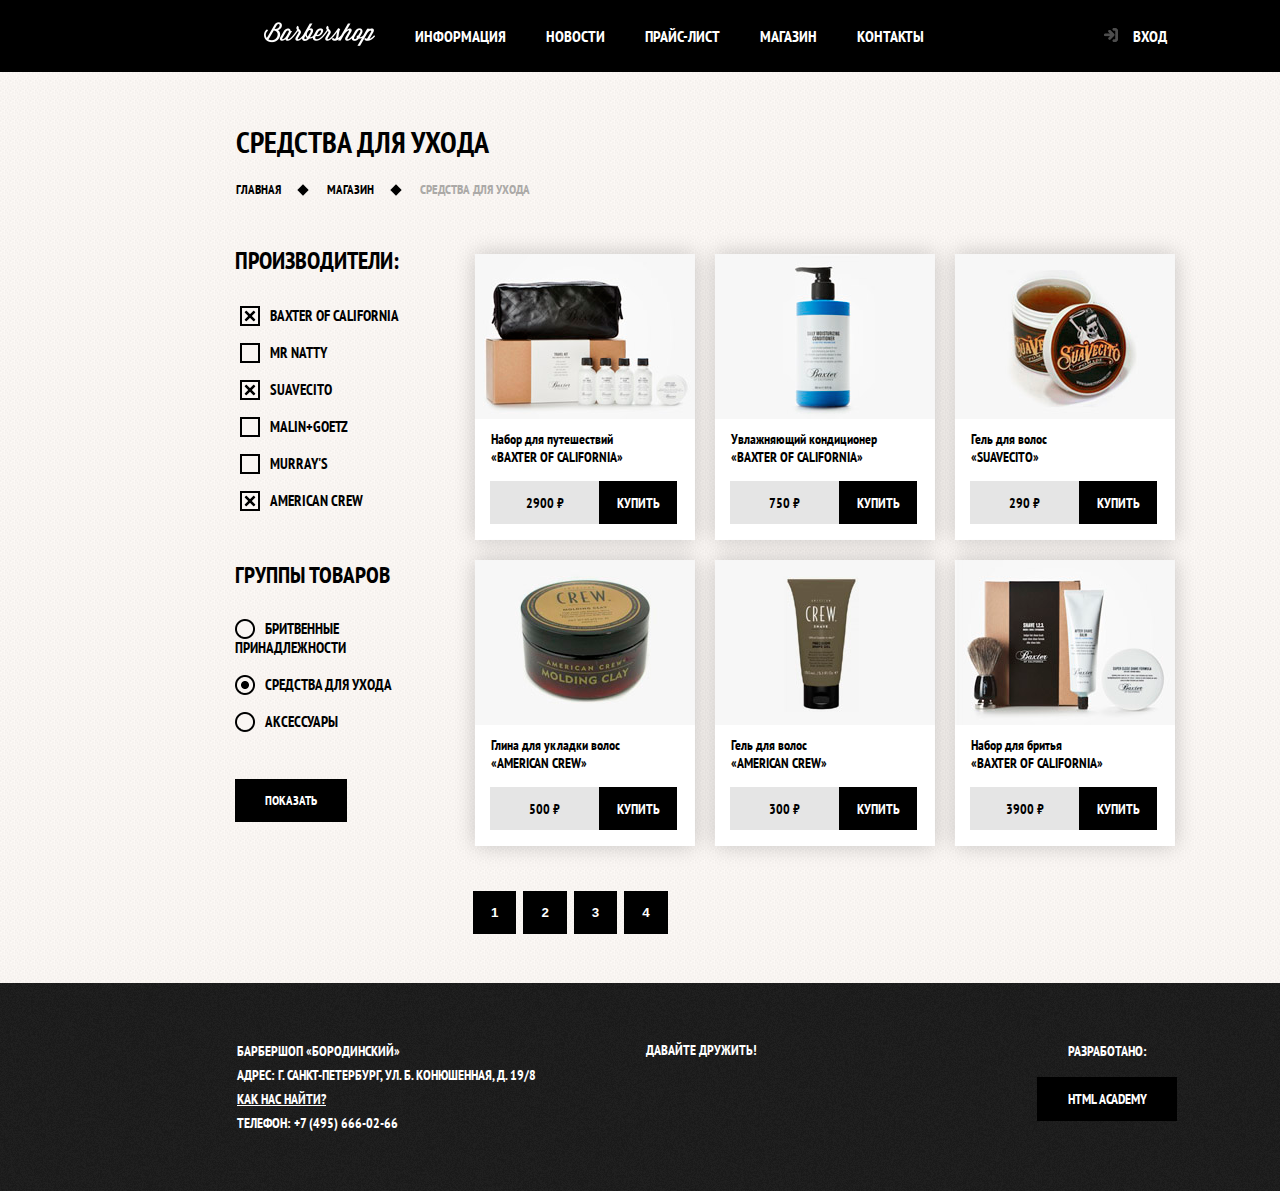
<file: shop.html>
<!DOCTYPE html>
<html lang="ru">
<head>
    <meta charset="UTF-8">
    <meta name="viewport" content="width=device-width, initial-scale=1.0">
    <meta http-equiv="X-UA-Compatible" content="ie=edge">
    <link href="https://fonts.googleapis.com/css?family=PT+Sans+Narrow:400,700&amp;subset=latin" rel="stylesheet">
    <link rel="stylesheet" href="css/style-shop.css">
    <title>Shop</title>
</head>
<body>
    <header>
        <nav>
            <ul>
                <li><a href="index.html"><img src="img/Logo_barber.png"></a>
                <li><a href="#">Информация</a></li>
                <li><a href="#">Новости</a></li>
                <li><a href="#">Прайс-лист</a></li>
                <li><a href="#">Магазин</a></li>
                <li><a href="#">Контакты</a></li>
                <li class="login">
                    <div class="img_login">
                        <img src="img/login.png">   
                    </div>                 
                    <a href="#" >Вход</a>
                </li>
            </ul>
        </nav>
    </header>
    <main>
    <div>
        <div class="title">
        <div>
            <h1>Средства для ухода</h1>
        </div>
        <nav>
            <ul class="crumbs">
                <li class="back"><a href="#">Главная</a></li>
                <li class="back"><a href="#">Магазин</a></li>
                <li class="last"><a href="#">Средства для ухода</a></li>
            </ul>
        </nav>
        </div>
        <article class="main">
            <div class="filter">
                <div class="maker">
                <h2>Производители:</h2>
            </div>
            <form class="checkboxes">
                <div class="checkbox">
                    <input type="checkbox" checked id="checkbox_1">
                    <label for="checkbox_1">Baxter of California</label>
                </div>
                <div class="checkbox">
                    <input type="checkbox" id="checkbox_2">
                    <label for="checkbox_2">Mr Natty</label>
                </div>
                <div class="checkbox">
                    <input type="checkbox" checked>
                    <label>Suavecito</label>
                </div>
                <div class="checkbox">
                    <input type="checkbox">
                    <label>Malin+Goetz</label>
                </div>
                <div class="checkbox">
                    <input type="checkbox">
                    <label>Murray's</label>
                </div>
                <div class="checkbox">
                    <input type="checkbox" checked>
                    <label>American crew</label>
                </div>
                <div class="product_groups">
                    <h2>Группы товаров</h2>
                </div>
                <div class="radio">
                    <input name="radio" type="radio">
                    <label>Бритвенные принадлежности</label>
                </div>
                <div class="radio">
                    <input name="radio" type="radio" checked>
                    <label>Средства для ухода</label>
                </div>
                <div class="radio">
                    <input name="radio" type="radio">
                    <label>Аксессуары</label>
                </div>
                <button class="show">Показать</button>
            </form>
        </div>
            <div class="products">
            <div class="items">
            <ul>
                <li class="item">
                    <a href="shop_item.html">
                        <figure>
                            <p><img src="img/putesh.jpg"></p>
                            <figcaption class="item_name">
                                Набор для путешествий
                                <p>
                                    «Baxter of California»
                                </p>
                            </figcaption>
                        </figure>
                    </a>
                    <form class="price">
                        <label>2900 ₽</label>
                        <button>Купить</button>
                    </form>
                </li>
                <li  class="item">
                    <a href="#">
                        <figure>
                            <p><img src="img/gel.jpg"></p>
                            <figcaption class="item_name">
                                Увлажняющий кондиционер
                                <p>
                                    «Baxter of California»
                                </p>
                            </figcaption>
                        </figure>
                    </a>
                    <form class="price">
                        <label>750 ₽</label>
                        <button>Купить</button>
                    </form>
                </li>
                <li  class="item">
                    <a href="#">
                        <figure>
                            <p><img src="img/cream.jpg"></p>
                            <figcaption class="item_name">
                                Гель для волос
                                <p>
                                    «Suavecito»
                                </p>
                            </figcaption>
                        </figure>
                    </a>
                    <form class="price">
                        <label>290 ₽</label>
                        <button>Купить</button>
                    </form>
                </li>
                <li  class="item">
                    <a href="#">
                        <figure>
                            <p><img src="img/clay.jpg"></p>
                            <figcaption class="item_name">
                                Глина для укладки волос
                                <p>
                                    «American crew»
                                </p>
                            </figcaption>
                        </figure>
                    </a>
                    <form class="price">
                        <label>500 ₽</label>
                        <button>Купить</button>
                    </form>
                </li>
                <li  class="item">
                    <a href="#">
                        <figure>
                            <p><img src="img/cream2.jpg"></p>
                            <figcaption class="item_name">
                                Гель для волос
                                <p>
                                    «American crew»
                                </p>
                            </figcaption>
                        </figure>
                    </a>
                    <form class="price">
                        <label>300 ₽</label>
                        <button>Купить</button>
                    </form>
                </li>
                <li  class="item">
                    <a href="#">
                        <figure>
                            <p><img src="img/creams.jpg"></p>
                            <figcaption class="item_name">
                                Набор для бритья
                                <p>
                                 «Baxter of California»
                                </p>
                            </figcaption>
                        </figure>
                    </a>
                    <form class="price">
                        <label >3900 ₽</label>
                        <button>Купить</button>
                    </form>
                </li>
            </ul>
            </div>
            <div class="pages">
                <input type="button" class="toogle" value="1">
                <input type="button" class="toogle" value="2">
                <input type="button" class="toogle" value="3">
                <input type="button" class="toogle" value="4">
            </div>
        </div>
        </article>
    </div>
    </main>
    <footer>
    <div class="footer">
            <div class="contacts">
                <p>Барбершоп «Бородинский»<br>
                Адрес: Г. Санкт-Петербург, УЛ. Б. Конюшенная, Д. 19/8<br>
                <a href="#">Как нас найти?</a><br>
                Телефон: +7 (495) 666-02-66
                </p>
            </div>
            <div class="social">
                <p>Давайте дружить!</p>
                <a href="#"></a>
                <a href="#"></a>
                <a href="#"></a>
            </div>
            <div class="developed">
                <p>Разработано:</p>
                <a href="#">html academy</a>
            </div>
            </div>
        </footer>
</body>
</html>
</file>
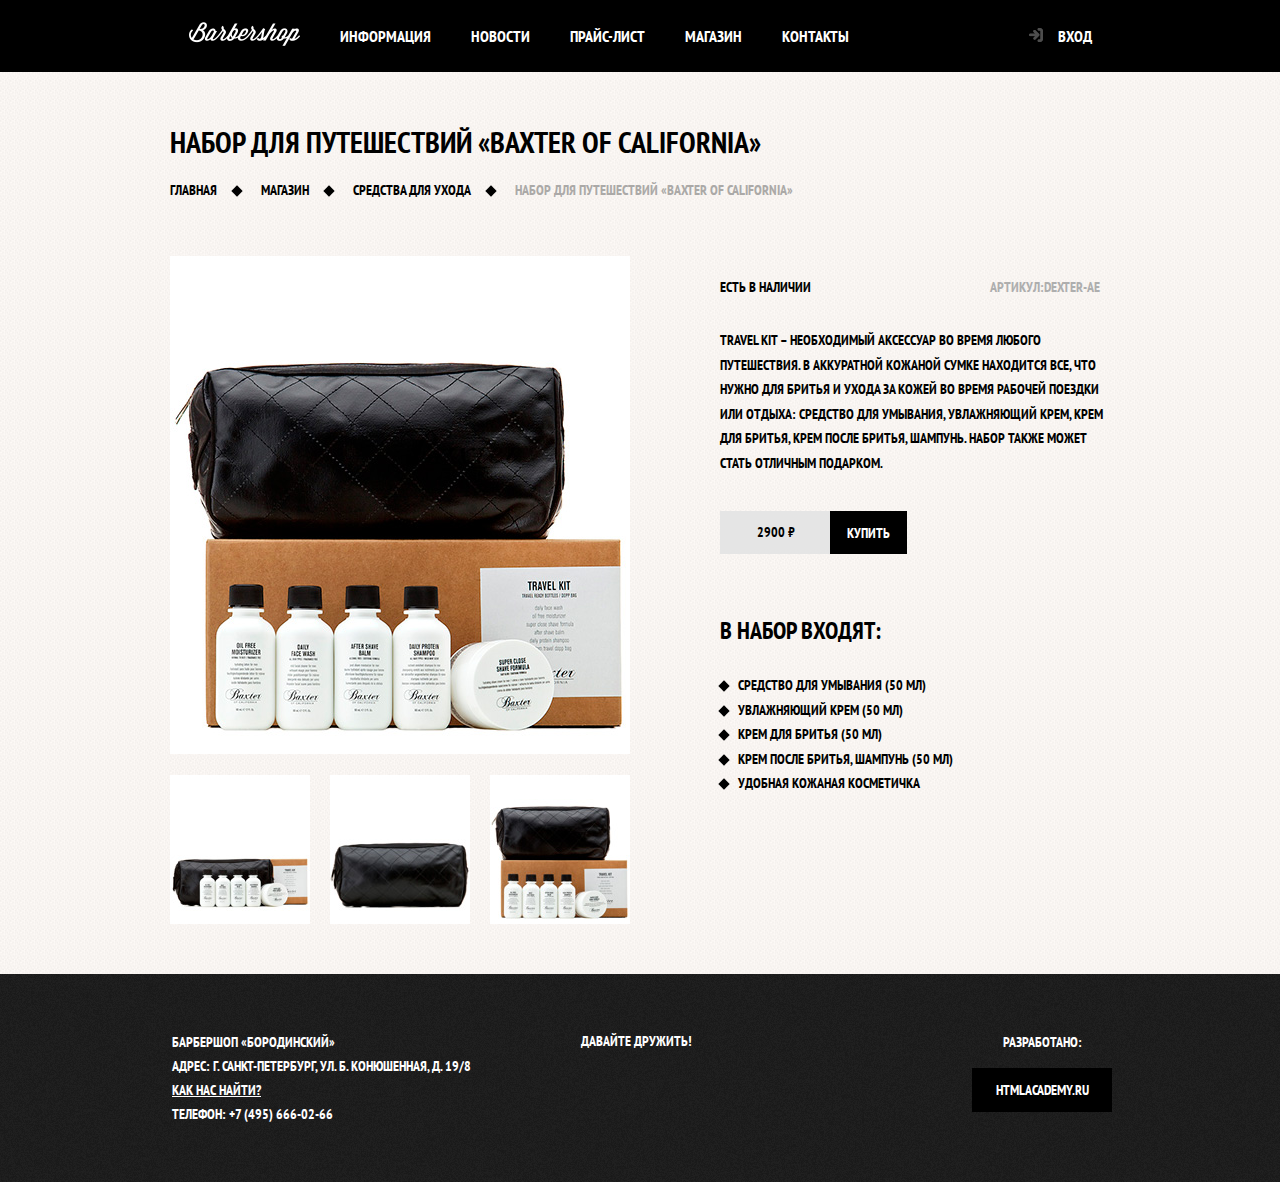
<file: shop_item.html>
<!DOCTYPE html>
<html lang="ru">
<head>
    <meta charset="UTF-8">
    <meta name="viewport" content="width=device-width, initial-scale=1.0">
    <meta http-equiv="X-UA-Compatible" content="ie=edge">
    <link href="https://fonts.googleapis.com/css?family=PT+Sans+Narrow:400,700&amp;subset=latin" rel="stylesheet">
    <link rel="stylesheet" href="css/style-shop_item.css">
    <title>Shop_Item</title>
</head>
<body>
    <header>
        <nav>
            <ul>
                <li><a href="index.html"><img src="img/Logo_barber.png"></a>
                <li><a href="#">Информация</a></li>
                <li><a href="#">Новости</a></li>
                <li><a href="#">Прайс-лист</a></li>
                <li><a href="shop.html">Магазин</a></li>
                <li><a href="#">Контакты</a></li>
                <li class="login">
                    <div class="img_login">
                        <img src="img/login.png">   
                    </div>                 
                    <a href="#" >Вход</a>
                </li>
            </ul>
        </nav>
    </header>
    <main>
        <div>
            <div class="title">
                <div>
                    <h1>набор для путешествий «Baxter of California»</h1>
                </div>
            <nav>
                <ul class="crumbs">
                    <li class="back"><a href="index.html">Главная</a></li>
                    <li class="back"><a href="shop.html">Магазин</a></li>
                    <li class="back"><a href="#">Средства для ухода</a></li>
                    <li class="last"><a href="#">Набор для путешествий «Baxter of California»</a></li>
                </ul>
            </nav>
        </div>
        <article class="main">
            <div class="photos">
                <div class="main_photo">
                    <img src="img/main_item.jpg">
                </div>
                <div class="mini_photos">
                    <div><img src="img/mini_item1.jpg"></div>
                    <div><img src="img/mini_item2.jpg"></div>
                    <div><img src="img/mini_item3.jpg"></div>
                </div>
            </div>
            <div class="info">
                <div>
                    <span>Есть в наличии</span>
                    <span class="article">Артикул:Dexter-ae</span>
                    <p class="description">
                        Travel Kit – необходимый аксессуар во время любого
                        путешествия. В аккуратной кожаной сумке находится
                        все, что нужно для бритья и ухода за кожей во время 
                        рабочей поездки или отдыха: средство для умывания, 
                        увлажняющий крем, крем для бритья, крем после 
                        бритья, шампунь. Набор также может стать отличным 
                        подарком.
                    </p>
                </div>
                <div class="buy">
                    <form class="price">
                        <label>2900 ₽</label>
                        <button>Купить</button>
                    </form>
                </div>
                <div class="content">
                    <h2>В набор входят:</h2>
                    <ul>
                        <li>Средство для умывания (50 мл)</li>
                        <li>Увлажняющий крем (50 мл)</li>
                        <li>Крем для бритья (50 мл)</li>
                        <li>Крем после бритья, шампунь (50 мл)</li>
                        <li>Удобная кожаная косметичка</li>
                    </ul>
                </div>
            </div>
        </article>
        
        </div>
    </main>
    <footer>
    <div class="footer">
            <div class="contacts">
                <p>Барбершоп «Бородинский»<br>
                Адрес: Г. Санкт-Петербург, УЛ. Б. Конюшенная, Д. 19/8<br>
                <a href="#">Как нас найти?</a><br>
                Телефон: +7 (495) 666-02-66
                </p>
            </div>
            <div class="social">
                <p>Давайте дружить!</p>
                <a href="#"></a>
                <a href="#"></a>
                <a href="#"></a>
            </div>
            <div class="developed">
                <p>Разработано:</p>
                <a href="#">htmlacademy.ru</a>
            </div>
            </div>
        </footer>
</body>
</html>
</file>
<file: css/style-shop.css>
*{
    padding:0;
    margin:0; 
}
header{
    display: flex;
    flex-direction: row;
    align-items: center;
    justify-content: center;
}
li{
    list-style-type: none;
}
header ul{
    justify-content: center;
    display: flex;
    flex-flow: row nowrap;
    align-items: center;
}
header ul li{
  font-size:16px;
  margin:0 40px 0 0;
}
header li a{
  text-decoration:none;
  color: #fff;
}
li:hover{
}
header nav{
  margin:0 0 0 190px;
}
ul li.login{
    display:flex;
    margin-left:140px;
    text-align:right;
}
.img_login{
  padding:0 15px 0 0;
}
header{
    width: 100%;
  min-height: 72px;
  background-color: black;
}
.main{
    display:flex;
    flex-direction:row;
    margin:47px 0 0 130px;
}
body{
    color:black;
    text-transform: uppercase;
    font-family:'PT Sans Narrow',Arial,Tahoma,sans-serif;
    font-weight:bold;
    background-color:white;
    min-width: 1200px;
}
.title{
    margin:50px 0 0 12.2%;
    font-size:15px;
}
.title div{
    margin:0 0 20px 0;
}
main li a{
    text-decoration: none;
    color: #000;
  }
  main li {
      margin:0 10px 0 0;
  }
main ul {
      display:flex;
      flex-flow: row wrap;
    }
main{ 
    padding: 0 0 49px 0;
    display: flex;
    flex-direction: row;
    justify-content: center;
    background-image: url(../img/background_shop.png);
}
.item{
    width:220px;
    height:286px;
    margin:0 0px 20px 20px;
    background-color: #fff;
    box-shadow:0px 0px 20px rgba(0,0,0,0.2)  ;
}
.items{
    max-width:720px;
    margin:9px 0 0px 0 ;
    text-transform: none;
    font-size:14px;
}
.items ul{
    display:flex;
    flex-flow:row wrap;
    justify-content:center;
}
.checkboxes{
    font-size:15px;
    margin:30px 0 0 0;
}
.checkbox{
    margin:18px 0 0 0;
}
.checkbox input{
    margin:0 20px 0 0;
}
.checkbox label{
    margin:0 0 0 5px;
}
ul button{
  font-family: 'PT Sans Narrow',Arial,Tahoma,sans-serif;
  background-color: black;
  width: 78px;
  font-size:14px;
  font-weight: bold;
  border: none ;
  color:#fff;
  padding:0 20px 0 -3px;
  text-transform: uppercase;
}
.radio{
    margin:0px 0 18px 0;
}
.radio label{
    margin:0 34px 0 0px;
}
.price{
    display:flex;
    width:187px;
    height:43px;
    text-transform: uppercase;
    text-align: center;
    margin:15px 17px 0 15px;
}
.item_name{
    margin:7px 0px 0 16px;
}
.product_groups{
    margin:50px 0 30px 0;
}
.filter{
    max-width:220px;
}
.price label{
    padding:13px 0 0 0;
    background-color:#e5e5e5;
    width:109px;
}
.pages{
    display:flex;
    flex-flow: row wrap;
    margin:25px 0 0 18px;
}
.toogle{
    background-color: black;
    color: white;
    border:none;
    font-weight: bold;
    padding:14px 18px 14px 18px;
    margin:0 7px 0 0;
}
.toogle:hover{
    color:black;
    background-color: white;
}
.show{
    font-family: 'PT Sans Narrow',Arial,Tahoma,sans-serif;
    margin:30px 0 0 0;
    background-color: black;
    color: white;
    border:none;
    font-weight: bold;
    font-size:13px;
    text-transform: uppercase;
    padding:13px 30px 13px 30px;
}
footer{ 
    display:flex;
    justify-content: center;
    min-height:189px;
    background-image: url("../img/footer_shop.png");
  }
  .footer{
    font-size:14px;
    color:white;
    margin:56px auto;
    display: flex;
    justify-content: center;
  }
  .contacts{
    line-height: 24px;
    margin:0px 110px 0 135px;
  }
  .contacts a{
    color:white;
  }
  .developed{
      text-align: center;
    margin:3px 0px 0 0px;
  }
  .social{
    text-align: center;
    margin:2px 280px 0 0px;
  }
  .developed a{
    font-family: 'PT Sans Narrow',Arial,Tahoma, sans-serif;
    display:block;
    text-transform: uppercase;
    background-color: black;
    width:140px;
    text-align: center;
    padding:13px 0 13px 0;
    font-size:14px;
    font-weight: bold;
    border: none ;
    margin:17px 1px 0 0;
    color:#fff;
    text-decoration:none;
  }
.item_name p{
      text-transform: uppercase;
  }
.crumbs .back:after{
    content:"";
    display:inline-block;
    width:8px;
    height:8px;
    background-color: black;
    margin:0 10px 0px 18px;
    transform:rotate(45deg);

  }
.last a{
      color:#aba9a7;
  }
  .crumbs{
      font-size: 13px;
  }
  .checkbox input{
      display: none;
  }
  .checkbox label{
    padding-left:30px;
    position: relative ;
  }
  .checkbox label:before{
    content:"";
    position: absolute;
    left:0;
    width:20px;
    height:20px;
    background-image: url("../img/checkbox.png");
    background-repeat: no-repeat;
  }
  .checkbox input:checked + label:before{ 
    background-image: url("../img/checkbox_checked.png");
    background-repeat: no-repeat;
  }
  .radio input{
      display: none;
  }
  .radio label{
    padding-left:30px;
    position: relative ;
  }
  .radio label:before{
    content:"";
    position: absolute;
    left:0;
    width:20px;
    height:20px;
    background-image: url("../img/radio.png");
    background-repeat: no-repeat;
  }
  .radio input:checked + label:before{ 
    background-image: url("../img/radio_checked.png");
    background-repeat: no-repeat;
  }
</file>
<file: css/style-shop_item.css>
*{
    padding:0;
    margin:0; 
}
header{
    display: flex;
    flex-direction: row;
    align-items: center;
    justify-content: center;
}
li{
    list-style-type: none;
}
header ul{
    justify-content: center;
    display: flex;
    flex-flow: row nowrap;
    align-items: center;
}
header ul li{
  font-size:16px;
  margin:0 40px 0 0;
}
header li a{
  text-decoration:none;
  color: #fff;
}
header nav{
  margin:0 0 0 40px;
}
ul li.login{
    display:flex;
    margin-left:140px;
    text-align:right;
}
.img_login{
  padding:0 15px 0 0;
}
header{
    width: 100%;
  min-height: 72px;
  background-color: black;
}
body{
    color:black;
    text-transform: uppercase;
    font-family:'PT Sans Narrow',Arial,Tahoma,sans-serif;
    font-weight:bold;
    min-width: 1200px;
}
.title{
  margin:50px 0 0 0;
  font-size:15px;
}
.title div{
  margin:0 0 20px 0;
}
main li a{
  text-decoration: none;
  color: #000;
}
main li {
    margin:0 10px 0 0;
}
main ul {
    display:flex;
    flex-flow: row wrap;
  }
main{ 
  padding: 0 0 46px 0;
  display: flex;
  justify-content: center;
  background-image: url("../img/background_shop.png");
}
.crumbs .back:after{
    content:"";
    display:inline-block;
    width:8px;
    height:8px;
    background-color: black;
    margin:0 10px 0px 16px;
    transform:rotate(45deg);
  }
.last a{
  color:#aba9a7;
}
.photos{
  padding:0 0px 0 0;
  max-width: 460px;
}
.mini_photos{
  display: flex;
  margin:17px 0 0 0;
}
.mini_photos div{
  margin-right:20px;
}
.main{
  margin:57px 0 0 0;
  display: flex;
  justify-content: center;
}
.info{
  font-size: 14px;
  margin:0px 0 0 90px;
  max-width:390px;
  display: flex;
  flex-direction: column;

}
.content li:before{
  content:"";
  display:inline-block;
  width:8px;
  height:8px;
  background-color: black;
  margin:0 10px 0px 0px;
  transform:rotate(45deg);
}
span{
  display: inline-block;
}
.article{
  margin:22px 0 32px 176px;
  color:#aeaeae;
}
.description{
  line-height: 1.75;
}
.buy{
  margin:36px 0 0 0;
}
.crumbs{
  font-size: 14px;
}
.price{
    display:flex;
    width:187px;
    height:43px;
    text-transform: uppercase;
    text-align: center;
}
.price label{
    padding:12px 0 0 2px;
    background-color:#e5e5e5;
    width:109px;
}
.buy button{
  font-family: 'PT Sans Narrow',Arial,Tahoma,sans-serif;
  background-color: black;
  width: 78px;
  font-size:14px;
  font-weight: bold;
  border: none ;
  color:#fff;
  padding:0 20px 0 -3px;
  text-transform: uppercase;
}
.content{
  margin:61px 0 0 0;
  max-width: 250px;
}
.content h2{
  font-size: 24px;
}
.content ul{
  line-height: 1.75;
  margin:27px 0 0 0;
}footer{ 
  display:flex;
  justify-content: center;
  min-height:189px;
  background-image: url("../img/footer_shop.png");
}
.footer{
  font-size:14px;
  color:white;
  margin:56px auto;
  display: flex;
  justify-content: center;
}
.contacts{
  line-height: 24px;
  margin:0px 110px 0 5px;
}
.contacts a{
  color:white;
}
.developed{
    text-align: center;
  margin:3px 0px 0 0px;
}
.social{
  text-align: center;
  margin:2px 280px 0 0px;
}
.developed a{
  font-family: 'PT Sans Narrow',Arial,Tahoma, sans-serif;
  display:block;
  text-transform: uppercase;
  background-color: black;
  width:140px;
  text-align: center;
  padding:13px 0 13px 0;
  font-size:14px;
  font-weight: bold;
  border: none ;
  margin:17px 1px 0 0;
  color:#fff;
  text-decoration:none;
}
</file>
